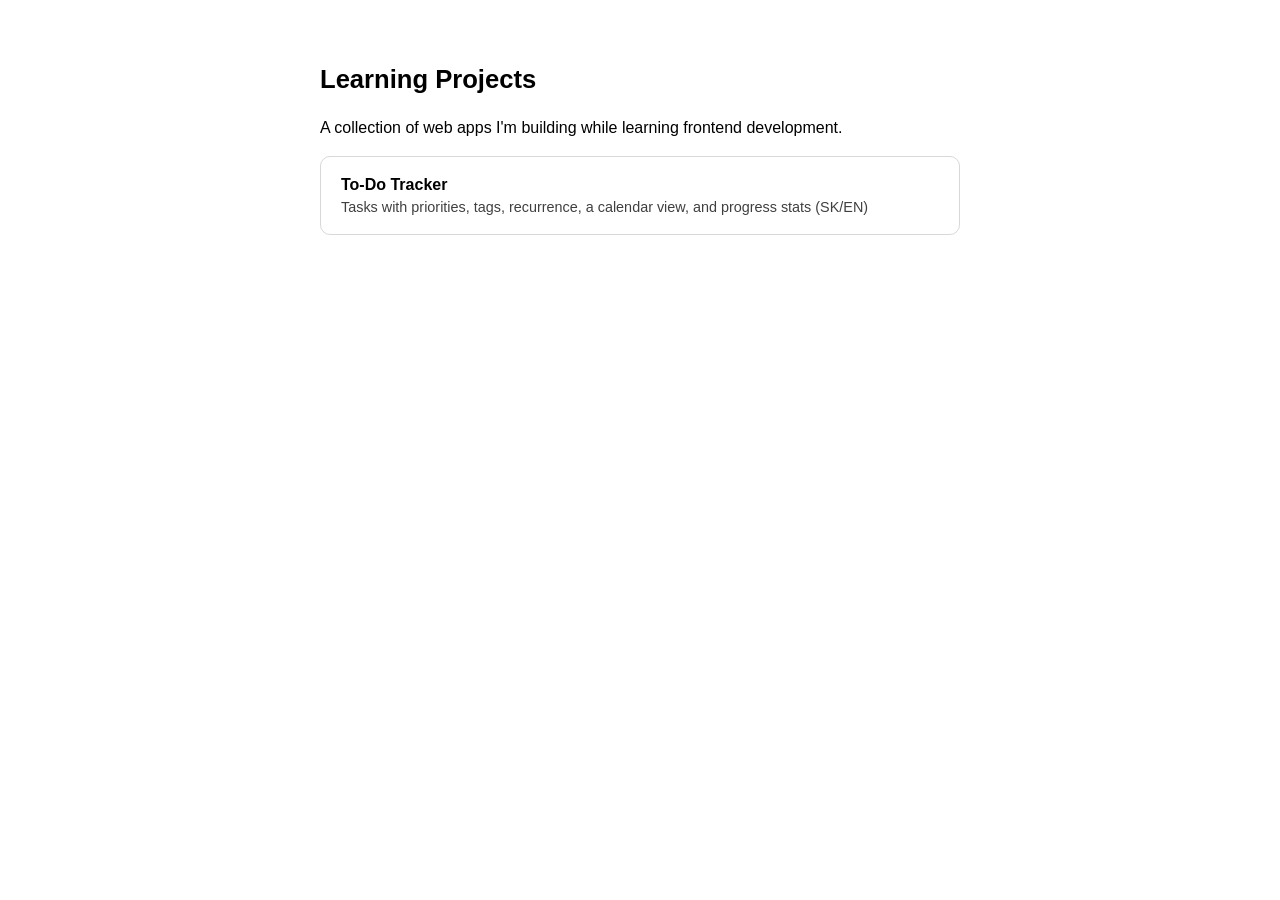
<file: index.html>
<!DOCTYPE html>
<html lang="en">
<head>
<meta charset="UTF-8">
<meta name="viewport" content="width=device-width, initial-scale=1.0">
<title>Learning Projects</title>
<style>
  :root { color-scheme: light dark; }
  body {
    font-family: -apple-system, BlinkMacSystemFont, "Segoe UI", Roboto, sans-serif;
    max-width: 640px;
    margin: 60px auto;
    padding: 0 20px;
    line-height: 1.5;
  }
  h1 { font-size: 1.6rem; }
  ul { list-style: none; padding: 0; }
  li { margin: 12px 0; }
  a.project-link {
    display: block;
    padding: 16px 20px;
    border: 1px solid rgba(127,127,127,0.3);
    border-radius: 10px;
    text-decoration: none;
    color: inherit;
  }
  a.project-link:hover { border-color: #4caf82; }
  .project-title { font-weight: 600; }
  .project-desc { font-size: 0.9rem; opacity: 0.75; }
</style>
</head>
<body>
  <h1>Learning Projects</h1>
  <p>A collection of web apps I'm building while learning frontend development.</p>
  <ul>
    <li>
      <a class="project-link" href="./todo-tracker/html/index.html">
        <div class="project-title">To-Do Tracker</div>
        <div class="project-desc">Tasks with priorities, tags, recurrence, a calendar view, and progress stats (SK/EN)</div>
      </a>
    </li>
  </ul>
</body>
</html>
</file>
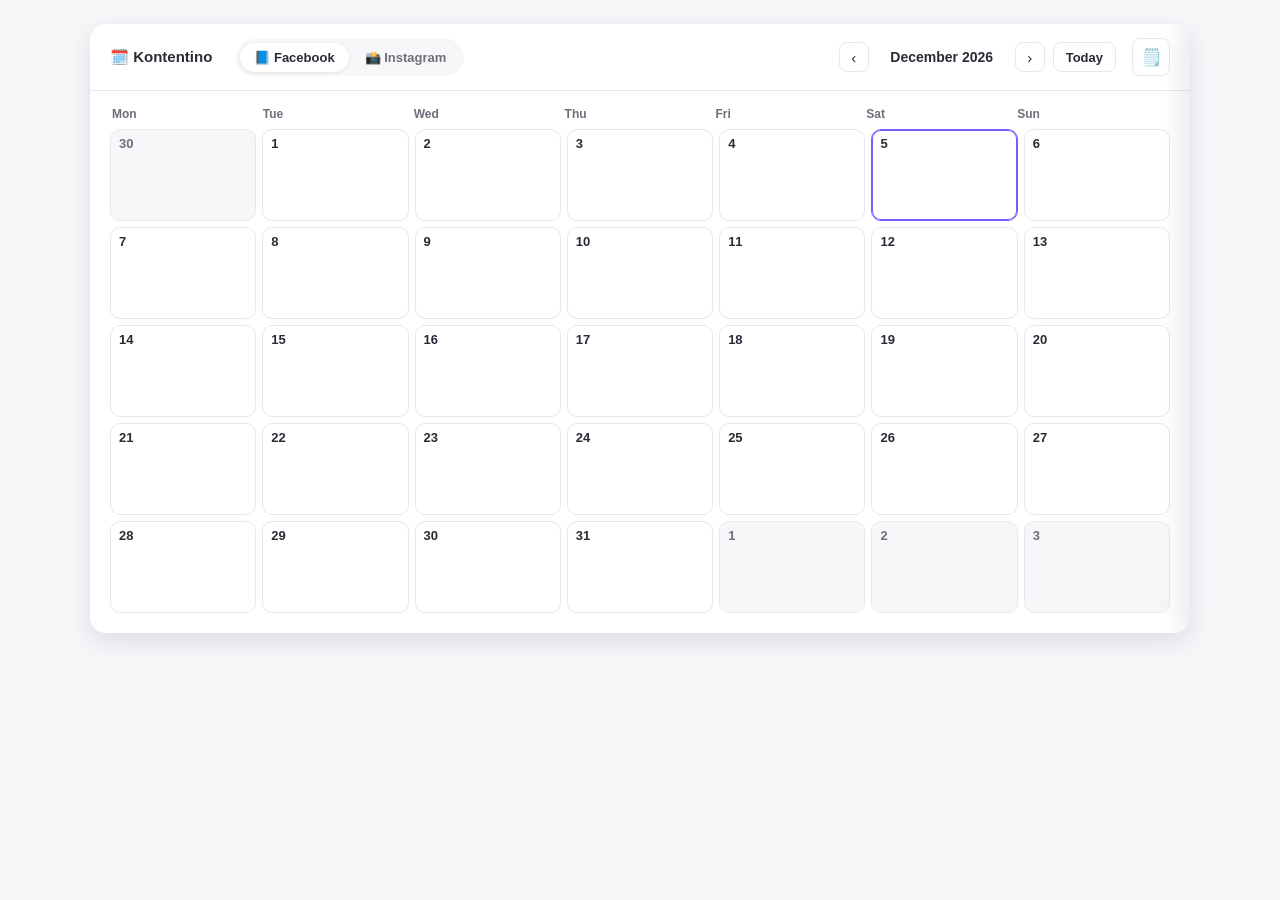
<file: notes-kontentino/html/index.html>
<!DOCTYPE html>
<html lang="en">
<head>
<meta charset="UTF-8" />
<meta name="viewport" content="width=device-width, initial-scale=1.0" />
<title>Kontentino – Personal Notes prototype</title>
<link rel="stylesheet" href="../css/style.css">
</head>
<body>

<div class="app">
  <header class="topbar">
    <div class="brand">🗓️ Kontentino</div>
    <div class="profile-selector" id="profileSelector">
      <button class="profile-btn active" data-profile="fb">📘 Facebook</button>
      <button class="profile-btn" data-profile="ig">📸 Instagram</button>
    </div>
    <div class="calendar-nav">
      <button id="prevMonth">‹</button>
      <span id="monthLabel"></span>
      <button id="nextMonth">›</button>
      <button id="todayBtn">Today</button>
    </div>
    <button class="notes-icon-btn" id="notesToggle" title="My notes">
      🗒️<span class="badge hidden" id="notesBadge">0</span>
    </button>
  </header>

  <main class="calendar-wrap">
    <div class="weekdays">
      <div>Mon</div><div>Tue</div><div>Wed</div><div>Thu</div><div>Fri</div><div>Sat</div><div>Sun</div>
    </div>
    <div class="calendar-grid" id="calendarGrid"></div>
  </main>

  <div class="overlay hidden" id="overlay"></div>

  <aside class="notes-panel" id="notesPanel">
    <div class="notes-header">
      <div>
        <h3>My notes</h3>
        <span class="lock">🔒 private, just for you</span>
      </div>
      <button id="closeNotes">✕</button>
    </div>

    <div class="sort-row">
      <label for="sortMode">Sort</label>
      <select id="sortMode">
        <option value="newest">Newest first</option>
        <option value="oldest">Oldest first</option>
      </select>
    </div>

    <div class="new-note">
      <div class="note-input-box">
        <textarea id="noteInput" placeholder="e.g. edit this post, prepare new photos…"></textarea>
        <div class="note-input-toolbar" id="noteToolbar">
          <button type="button" id="emojiToggle" class="input-icon-btn" title="Emoji">🙂</button>
          <div class="emoji-picker hidden" id="emojiPicker"></div>
        </div>
      </div>
      <div class="link-row">
        <label>
          <input type="checkbox" id="linkToDay" />
          link to selected day
        </label>
        <span id="linkedDayLabel"></span>
      </div>
      <button id="addNoteBtn">+ Add note</button>
    </div>

    <div class="notes-list-wrap">
      <div class="notes-list-fade" id="notesListFade"></div>
      <ul class="notes-list" id="notesList"></ul>
    </div>
  </aside>
</div>

<script src="../js/script.js"></script>
</body>
</html>
</file>
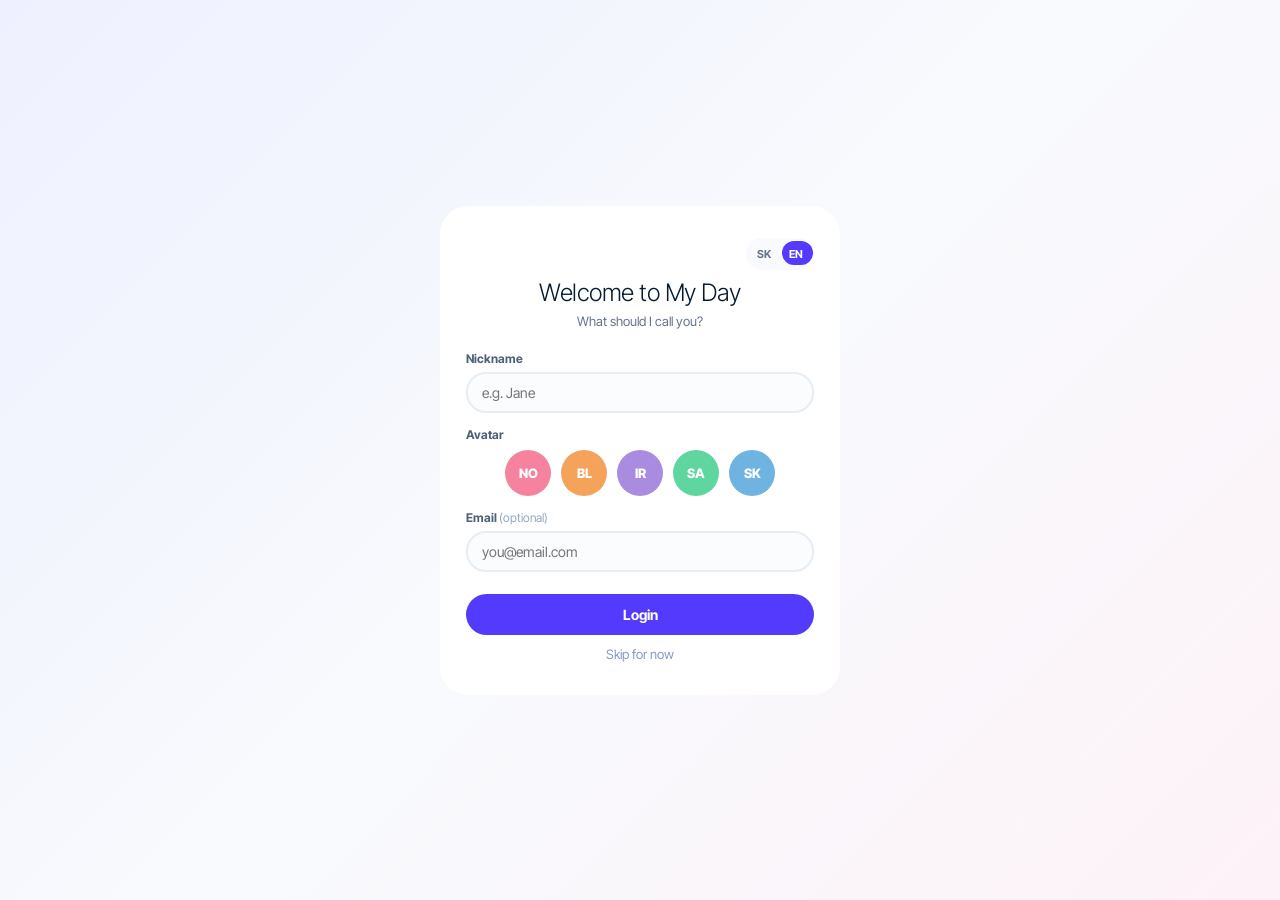
<file: todo-tracker/html/index.html>
<!DOCTYPE html>
<html lang="sk">
<head>
<meta charset="UTF-8">
<meta name="viewport" content="width=device-width, initial-scale=1.0">
<title>My Day</title>
<link rel="icon" type="image/svg+xml" href="favicon.svg">
<link rel="manifest" href="manifest.json">
<link rel="apple-touch-icon" href="apple-touch-icon.png">
<meta name="theme-color" content="#533afd">
<meta name="mobile-web-app-capable" content="yes">
<meta name="apple-mobile-web-app-capable" content="yes">
<meta name="apple-mobile-web-app-status-bar-style" content="default">
<meta name="apple-mobile-web-app-title" content="My Day">
<link rel="preconnect" href="https://fonts.googleapis.com">
<link rel="preconnect" href="https://fonts.gstatic.com" crossorigin>
<link href="https://fonts.googleapis.com/css2?family=Inter+Tight:wght@300;400;500;600;700&display=swap" rel="stylesheet">
<link rel="stylesheet" href="../css/style.css">
</head>
<body>

<!-- Uvítacia obrazovka - zobrazí sa vždy pri otvorení appky -->
<div class="welcome-overlay" id="welcomeOverlay">
  <div class="welcome-card">
    <div class="lang-toggle lang-toggle-welcome">
      <button type="button" class="lang-btn" data-lang="sk">SK</button>
      <button type="button" class="lang-btn active" data-lang="en">EN</button>
    </div>
    <div class="welcome-avatar-preview empty" id="welcomeAvatarPreview"></div>
    <h2 data-i18n="welcomeTitle">Vitaj v aplikácii Môj deň</h2>
    <p data-i18n="welcomeSubtitle">Ako ťa mám volať?</p>

    <div class="recent-logins" id="recentLoginsBox" style="display:none;">
      <div class="recent-logins-label" data-i18n="recentLogins">Posledné prihlásenia</div>
      <div class="recent-logins-list" id="recentLoginsList"></div>
    </div>

    <div class="field-label" data-i18n="fieldNickname">Prezývka</div>
    <input type="text" class="text-field" id="welcomeNickname" data-i18n-placeholder="nicknamePlaceholder" placeholder="napr. Janka">

    <div class="field-label" data-i18n="fieldAvatar">Postavička</div>
    <div class="avatar-options" id="welcomeAvatarOptions"></div>

    <div class="field-label"><span data-i18n="fieldEmail">Email</span> <span class="optional-tag" data-i18n="optionalTag">(voliteľné)</span></div>
    <input type="email" class="text-field" id="welcomeEmail" data-i18n-placeholder="emailPlaceholder" placeholder="tvoj@email.sk">

    <button class="primary-btn" id="welcomeContinueBtn" data-i18n="continueBtn">Pokračovať</button>
    <button class="text-link-btn" id="welcomeSkipBtn" data-i18n="skipBtn">Preskočiť zatiaľ</button>
  </div>
</div>

<div class="app">
  <div class="top-bar">
    <div class="top-bar-profile">
      <div class="top-bar-avatar" id="topBarAvatar">TY</div>
      <div class="top-bar-greeting"><span data-i18n="greetingHi">Ahoj</span><strong id="topBarName">Ty</strong></div>
    </div>
    <div class="lang-toggle" id="langToggle">
      <button type="button" class="lang-btn active" data-lang="sk">SK</button>
      <button type="button" class="lang-btn" data-lang="en">EN</button>
    </div>
    <div class="burger-wrap">
      <button class="burger-btn" id="burgerBtn"><span></span><span></span><span></span></button>
      <div class="burger-menu" id="burgerMenu">
        <button type="button" class="burger-menu-item" id="menuProfileBtn" data-i18n="menuMyProfile">Môj profil</button>
        <button type="button" class="burger-menu-item" id="menuLogoutBtn" data-i18n="menuLogout">Odhlásiť sa</button>
      </div>
    </div>
  </div>

  <h1 data-i18n="appTitle">Môj deň</h1>

  <div class="tabs">
    <button class="tab-btn active" data-tab="calendar" data-i18n="tabCalendar">Kalendár</button>
    <button class="tab-btn" data-tab="list" data-i18n="tabList">Zoznam</button>
    <button class="tab-btn" data-tab="badges" data-i18n="tabBadges">Prehľad</button>
  </div>

  <div class="view active" id="view-calendar">
    <div class="cal-header">
      <button id="prevMonth">‹</button>
      <span id="calMonthLabel"></span>
      <button id="nextMonth">›</button>
    </div>
    <div class="cal-grid" id="calGrid"></div>
    <div class="cal-legend">
      <span><span class="legend-dot" style="background:#a8e6c9;"></span><span data-i18n="calLegendFull">Celý deň splnený</span></span>
      <span><span class="legend-dot" style="background:#e8e9ff;"></span><span data-i18n="calLegendPartial">Čiastočne splnený</span></span>
    </div>

    <div class="cal-day-preview" id="calDayPreview">
      <div class="cal-day-preview-header">
        <div class="cal-day-preview-label" id="calDayPreviewLabel"></div>
        <button type="button" class="cal-day-add-btn" id="calDayAddBtn" data-i18n="calAddTask">+ Pridať úlohu</button>
      </div>
      <ul class="cal-day-preview-list" id="calDayPreviewList"></ul>
    </div>
  </div>

  <div class="view" id="view-list">
    <button type="button" class="create-new-toggle" id="createNewToggle">+ Vytvoriť novú</button>

    <div class="create-new-box" id="createNewBox">
     <div class="create-new-inner">
      <div class="input-row">
        <input type="text" id="taskInput" data-i18n-placeholder="taskInputPlaceholder" placeholder="Napíš novú úlohu...">
        <button type="button" class="mic-btn" id="micBtn" data-i18n-title="micTitle" title="Hlasové pridanie úlohy">
          <svg viewBox="0 0 24 24"><path d="M12 15a3 3 0 0 0 3-3V6a3 3 0 0 0-6 0v6a3 3 0 0 0 3 3z"/><path d="M19 11a7 7 0 0 1-14 0"/><line x1="12" y1="18" x2="12" y2="22"/></svg>
        </button>
        <input type="date" id="dateInput">
      </div>

      <button type="button" class="more-options-toggle" id="moreOptionsToggle">+ Priorita, kategória, poznámka</button>

      <div class="more-options" id="moreOptionsBox">
        <div class="more-options-row">
          <select class="priority-select" id="prioritySelect">
            <option value="low" data-i18n="priorityLow">Nízka priorita</option>
            <option value="medium" selected data-i18n="priorityMedium">Stredná priorita</option>
            <option value="high" data-i18n="priorityHigh">Vysoká priorita</option>
          </select>
          <select class="category-select" id="categorySelect">
            <option value="" data-i18n="categoryPlaceholder">Bez kategórie</option>
            <option value="work" data-i18n="categoryWork">💼 Práca</option>
            <option value="household" data-i18n="categoryHousehold">🏠 Domácnosť</option>
            <option value="health" data-i18n="categoryHealth">❤️ Zdravie</option>
            <option value="family" data-i18n="categoryFamily">👨‍👩‍👧 Rodina</option>
            <option value="personal" data-i18n="categoryPersonal">🧘 Osobné</option>
            <option value="finance" data-i18n="categoryFinance">💰 Financie</option>
            <option value="shopping" data-i18n="categoryShopping">🛒 Nákupy</option>
          </select>
        </div>
        <textarea class="notes-textarea" id="notesInput" data-i18n-placeholder="notesPlaceholder" placeholder="Poznámka k úlohe (voliteľné)"></textarea>
      </div>

      <div class="recurrence-row">
        <select class="recurrence-select" id="recurrenceSelect">
          <option value="none" data-i18n="recurrenceNone">Bez opakovania</option>
          <option value="daily" data-i18n="recurrenceDaily">Každý deň</option>
          <option value="weekly" data-i18n="recurrenceWeekly">Raz týždenne (rovnaký deň)</option>
          <option value="custom" data-i18n="recurrenceCustom">Vlastné dni</option>
        </select>
      </div>

      <div class="custom-days-row" id="customDaysRow">
        <button type="button" class="day-chip" data-day="1" data-i18n="dayMon">Po</button>
        <button type="button" class="day-chip" data-day="2" data-i18n="dayTue">Ut</button>
        <button type="button" class="day-chip" data-day="3" data-i18n="dayWed">St</button>
        <button type="button" class="day-chip" data-day="4" data-i18n="dayThu">Št</button>
        <button type="button" class="day-chip" data-day="5" data-i18n="dayFri">Pi</button>
        <button type="button" class="day-chip" data-day="6" data-i18n="daySat">So</button>
        <button type="button" class="day-chip" data-day="0" data-i18n="daySun">Ne</button>
      </div>

      <button id="addBtn" data-i18n="addBtn">Pridať</button>

      <div class="quick-suggestions" id="quickSuggestions"></div>

      <div class="custom-chip-form" id="customChipForm">
        <div class="custom-chip-form-row">
          <input type="text" class="subtask-add-input" id="customChipInput" data-i18n-placeholder="customChipPlaceholder" placeholder="napr. Zalej kvety">
          <select class="edit-priority-select" id="customChipPrioritySelect">
            <option value="low" data-i18n="priorityLow">Nízka priorita</option>
            <option value="medium" selected data-i18n="priorityMedium">Stredná priorita</option>
            <option value="high" data-i18n="priorityHigh">Vysoká priorita</option>
          </select>
        </div>
        <div class="custom-chip-form-actions">
          <button type="button" class="edit-cancel-btn" id="customChipCancelBtn" data-i18n="cancelBtn">Zrušiť</button>
          <button type="button" class="custom-chip-save-btn" id="customChipSaveBtn" data-i18n="subtaskAdd">Pridať</button>
        </div>
      </div>
     </div>
    </div>

    <div class="search-row">
      <input type="text" class="search-input" id="searchInput" data-i18n-placeholder="searchPlaceholder" placeholder="Hľadať v úlohách...">
    </div>

    <div class="day-nav" id="dayNav">
      <button type="button" id="prevDayBtn" data-i18n-arialabel="prevDay" aria-label="Predchádzajúci deň">‹</button>
      <span id="dayNavLabel">Dnes</span>
      <button type="button" id="nextDayBtn" data-i18n-arialabel="nextDay" aria-label="Nasledujúci deň">›</button>
    </div>

    <div class="filters-row">
      <div class="filters">
        <button class="filter-btn active" data-filter="all" data-i18n="filterAll">Všetky</button>
        <button class="filter-btn" data-filter="active" data-i18n="filterActive">Aktívne</button>
        <button class="filter-btn" data-filter="done" data-i18n="filterDone">Hotové</button>
      </div>

      <div class="advanced-filter-wrap">
        <button type="button" class="advanced-filter-btn" id="advancedFilterBtn" data-i18n-title="advancedFilterTitle" title="Ďalšie filtre">
          <svg viewBox="0 0 16 16" fill="currentColor"><path d="M1.5 1.5A.5.5 0 0 1 2 1h12a.5.5 0 0 1 .5.5v2a.5.5 0 0 1-.128.334L10 8.692V13.5a.5.5 0 0 1-.342.474l-3 1A.5.5 0 0 1 6 14.5V8.692L1.628 3.834A.5.5 0 0 1 1.5 3.5v-2z"/></svg>
          <span class="filter-badge" id="filterBadgeCount" style="display:none;"></span>
        </button>

        <div class="advanced-filter-menu" id="advancedFilterMenu">
          <div class="filter-section-title" data-i18n="filterSortLabel">Zoradenie</div>
          <div class="filter-sort-options" id="filterSortOptions">
            <button type="button" class="filter-sort-btn" data-sort="newest" data-i18n="sortNewest">Najnovšie</button>
            <button type="button" class="filter-sort-btn" data-sort="oldest" data-i18n="sortOldest">Najstaršie</button>
          </div>

          <div class="filter-section-title" data-i18n="filterPriorityLabel">Priorita</div>
          <div class="filter-checkbox-list" id="filterPriorityOptions">
            <label class="filter-checkbox-row"><input type="checkbox" value="high"><span data-i18n="priorityHigh">Vysoká priorita</span></label>
            <label class="filter-checkbox-row"><input type="checkbox" value="medium"><span data-i18n="priorityMedium">Stredná priorita</span></label>
            <label class="filter-checkbox-row"><input type="checkbox" value="low"><span data-i18n="priorityLow">Nízka priorita</span></label>
          </div>

          <div class="filter-section-title" data-i18n="filterCategoryLabel">Kategória</div>
          <div class="filter-checkbox-list" id="filterCategoryOptions">
            <label class="filter-checkbox-row"><input type="checkbox" value="work"><span data-i18n="categoryWork">💼 Práca</span></label>
            <label class="filter-checkbox-row"><input type="checkbox" value="household"><span data-i18n="categoryHousehold">🏠 Domácnosť</span></label>
            <label class="filter-checkbox-row"><input type="checkbox" value="health"><span data-i18n="categoryHealth">❤️ Zdravie</span></label>
            <label class="filter-checkbox-row"><input type="checkbox" value="family"><span data-i18n="categoryFamily">👨‍👩‍👧 Rodina</span></label>
            <label class="filter-checkbox-row"><input type="checkbox" value="personal"><span data-i18n="categoryPersonal">🧘 Osobné</span></label>
            <label class="filter-checkbox-row"><input type="checkbox" value="finance"><span data-i18n="categoryFinance">💰 Financie</span></label>
            <label class="filter-checkbox-row"><input type="checkbox" value="shopping"><span data-i18n="categoryShopping">🛒 Nákupy</span></label>
          </div>

          <button type="button" class="filter-clear-btn" id="filterClearBtn" data-i18n="clearFiltersBtn">Zrušiť filtre</button>
        </div>
      </div>
    </div>

    <div class="bulk-actions">
      <button type="button" class="bulk-btn" id="bulkAllBtn" data-i18n="bulkAllBtn">Všetky</button>
      <span class="bulk-divider">/</span>
      <button type="button" class="bulk-btn" id="bulkNoneBtn" data-i18n="bulkNoneBtn">Žiadne</button>
    </div>

    <ul id="taskList"></ul>

    <div class="stats" id="stats"></div>
  </div>

  <div class="view" id="view-badges">
    <div class="overview-hero">
      <svg class="hero-rings" viewBox="0 0 96 96">
        <circle class="ring-track" cx="48" cy="48" r="42" stroke="#d7f5e6" />
        <circle class="ring-progress" id="ringToday" cx="48" cy="48" r="42" stroke="#2ecc82" />
        <circle class="ring-track" cx="48" cy="48" r="30" stroke="#ffe9d6" />
        <circle class="ring-progress" id="ringStreak" cx="48" cy="48" r="30" stroke="#ff8a3d" />
        <circle class="ring-track" cx="48" cy="48" r="18" stroke="#efeafd" />
        <circle class="ring-progress" id="ringTotal" cx="48" cy="48" r="18" stroke="#7c3aed" />
      </svg>
      <div class="hero-stats">
        <div class="hero-stat-row">
          <span class="hero-dot" style="background:#2ecc82;"></span>
          <span data-i18n="ringsToday">Dnešné úlohy</span>
          <span class="hero-stat-value" id="legendToday">0/0</span>
        </div>
        <div class="hero-stat-row">
          <span class="hero-dot" style="background:#ff8a3d;"></span>
          <span data-i18n="ringsStreak">Séria dní v rade</span>
          <span class="hero-stat-value" id="legendStreak">0</span>
        </div>
        <div class="hero-stat-row">
          <span class="hero-dot" style="background:#7c3aed;"></span>
          <span data-i18n="ringsTotal">Splnené spolu</span>
          <span class="hero-stat-value" id="legendTotal">0</span>
        </div>
      </div>
    </div>
    <p class="rings-note" data-i18n="ringsNote">Séria dní v rade = koľko dní po sebe máš úplne všetky úlohy splnené.</p>

    <div class="success-stats">
      <div class="success-card">
        <div class="success-value" id="weeklySuccessValue">–</div>
        <div class="success-label" data-i18n="successWeekly">Úspešnosť za týždeň</div>
      </div>
      <div class="success-card">
        <div class="success-value" id="monthlySuccessValue">–</div>
        <div class="success-label" data-i18n="successMonthly">Úspešnosť za mesiac</div>
      </div>
    </div>

    <div class="badge-path">
      <div class="badge-path-label" data-i18n="ringsStreak">Séria dní v rade</div>
      <div class="badge-path-track" id="badgeTrackStreak"></div>
    </div>
    <div class="badge-path">
      <div class="badge-path-label" data-i18n="ringsTotal">Splnené spolu</div>
      <div class="badge-path-track" id="badgeTrackTotal"></div>
    </div>

    <div class="heatmap-section">
      <div class="heatmap-title" data-i18n="heatmapTitle">Aktivita za posledných 14 dní</div>
      <div class="heatmap-subtitle" data-i18n="heatmapSubtitle">Výška stĺpca = koľko % úloh si v ten deň splnila.</div>

      <div class="activity-chart" id="activityChart"></div>
      <div class="activity-labels" id="activityLabels"></div>

      <div class="heatmap-legend">
        <span data-i18n="heatmapLess">menej</span>
        <span class="activity-bar" style="height:12px;"></span>
        <span class="activity-bar level-1" style="height:12px;"></span>
        <span class="activity-bar level-2" style="height:12px;"></span>
        <span class="activity-bar level-3" style="height:12px;"></span>
        <span data-i18n="heatmapMore">viac</span>
      </div>
    </div>
  </div>
</div>

<!-- Settings panel - otvára sa cez burger menu -->
<div class="settings-overlay" id="settingsOverlay">
  <div class="settings-panel">
    <div class="settings-header">
      <h3 data-i18n="settingsTitle">Nastavenia profilu</h3>
      <button class="close-btn" id="settingsCloseBtn">✕</button>
    </div>

    <div class="welcome-avatar-preview" id="settingsAvatarPreview" style="margin-top: 14px;">TY</div>

    <div class="field-label" data-i18n="fieldNickname">Prezývka</div>
    <input type="text" class="text-field" id="settingsNickname" data-i18n-placeholder="nicknamePlaceholder" placeholder="napr. Janka">

    <div class="field-label" data-i18n="fieldAvatar">Postavička</div>
    <div class="avatar-options" id="settingsAvatarOptions"></div>

    <div class="field-label"><span data-i18n="fieldBirthday">Dátum narodenia</span> <span class="optional-tag" data-i18n="optionalTag">(voliteľné)</span></div>
    <input type="date" class="text-field" id="settingsBirthday">

    <div class="field-label"><span data-i18n="fieldGender">Pohlavie</span> <span class="optional-tag" data-i18n="optionalTag">(voliteľné)</span></div>
    <div class="gender-options" id="settingsGenderOptions">
      <button type="button" class="gender-btn" data-gender="male" data-i18n="genderMale">Muž</button>
      <button type="button" class="gender-btn" data-gender="female" data-i18n="genderFemale">Žena</button>
    </div>

    <div class="field-label"><span data-i18n="fieldEmail">Email</span> <span class="optional-tag" data-i18n="optionalTag">(voliteľné)</span></div>
    <input type="email" class="text-field" id="settingsEmail" data-i18n-placeholder="emailPlaceholder" placeholder="tvoj@email.sk">

    <button class="primary-btn" id="settingsSaveBtn" data-i18n="settingsSave">Uložiť</button>
  </div>
</div>

<div id="toastContainer"></div>

<!-- Mini animácia pri opätovnom prihlásení už známeho profilu -->
<div class="welcome-back-banner" id="welcomeBackBanner">
  <div class="welcome-back-card">
    <div class="welcome-back-avatar" id="welcomeBackAvatar"></div>
    <div class="welcome-back-text" id="welcomeBackText"></div>
  </div>
</div>

<script src="../js/script.js"></script>

</body>
</html>
</file>
<file: notes-kontentino/css/style.css>
:root{
  --purple:#7C5CFC;
  --purple-light:#F1EEFF;
  --blue:#2146EC;
  --teal:#2DB5A3;
  --teal-light:#E3F7F3;
  --green:#3AA76D;
  --green-light:#E7F6EE;
  --gray-bg:#F7F7FA;
  --gray-border:#E7E7EE;
  --text:#2B2B36;
  --text-muted:#6E6E7C;
  --white:#fff;
  --radius:10px;
  --shadow:0 8px 24px rgba(30,20,60,0.12);
}
*{box-sizing:border-box;}
:focus-visible{
  outline:2px solid var(--purple);
  outline-offset:2px;
}
body{
  margin:0;
  font-family:-apple-system,BlinkMacSystemFont,"Segoe UI",Roboto,Helvetica,Arial,sans-serif;
  background:var(--gray-bg);
  color:var(--text);
}
.app{
  max-width:1100px;
  margin:24px auto;
  background:var(--white);
  border-radius:16px;
  box-shadow:var(--shadow);
  overflow:hidden;
  position:relative;
}

/* ---------- Top bar ---------- */
.topbar{
  display:flex;
  align-items:center;
  gap:16px;
  padding:14px 20px;
  border-bottom:1px solid var(--gray-border);
  flex-wrap:wrap;
}
.brand{
  font-weight:700;
  font-size:15px;
  display:flex;
  align-items:center;
  gap:6px;
  margin-right:8px;
}
.profile-selector{
  display:flex;
  background:var(--gray-bg);
  border-radius:999px;
  padding:4px;
  gap:2px;
}
.profile-btn{
  border:none;
  background:transparent;
  padding:7px 14px;
  border-radius:999px;
  font-size:13px;
  font-weight:600;
  color:var(--text-muted);
  cursor:pointer;
  display:flex;
  align-items:center;
  gap:6px;
  transition:.15s;
}
.profile-btn.active{
  background:var(--white);
  color:var(--text);
  box-shadow:0 1px 4px rgba(0,0,0,0.08);
}
.calendar-nav{
  display:flex;
  align-items:center;
  gap:8px;
  margin-left:auto;
  font-size:14px;
}
.calendar-nav button{
  border:1px solid var(--gray-border);
  background:var(--white);
  border-radius:8px;
  width:30px;
  height:30px;
  cursor:pointer;
  font-size:15px;
  color:var(--text);
}
.calendar-nav button:hover{background:var(--gray-bg);}
#todayBtn{
  width:auto;
  padding:0 12px;
  font-weight:600;
  font-size:13px;
}
#monthLabel{
  font-weight:700;
  min-width:130px;
  text-align:center;
}

.notes-icon-btn{
  position:relative;
  border:1px solid var(--gray-border);
  background:var(--white);
  border-radius:8px;
  width:38px;
  height:38px;
  font-size:17px;
  cursor:pointer;
  display:flex;
  align-items:center;
  justify-content:center;
}
.notes-icon-btn:hover{background:var(--purple-light);}
.notes-icon-btn.panel-open{
  background:var(--purple);
  color:var(--white);
}
.badge{
  position:absolute;
  top:-5px;
  right:-5px;
  background:#F0505A;
  color:#fff;
  font-size:10px;
  font-weight:700;
  min-width:16px;
  height:16px;
  border-radius:999px;
  display:flex;
  align-items:center;
  justify-content:center;
  padding:0 3px;
}
.badge.hidden{display:none;}

/* ---------- Calendar ---------- */
.calendar-wrap{padding:16px 20px 20px;}
.weekdays{
  display:grid;
  grid-template-columns:repeat(7,1fr);
  font-size:12px;
  font-weight:600;
  color:var(--text-muted);
  padding:0 2px 8px;
}
.calendar-grid{
  display:grid;
  grid-template-columns:repeat(7,1fr);
  gap:6px;
}
.day-cell{
  min-height:92px;
  border:1px solid var(--gray-border);
  border-radius:10px;
  padding:6px 8px;
  cursor:pointer;
  position:relative;
  transition:.12s;
  background:var(--white);
}
.day-cell:hover{border-color:var(--purple);}
.day-cell.other-month{
  background:var(--gray-bg);
  color:var(--text-muted);
}
.day-cell.today{
  border-color:var(--purple);
  box-shadow:inset 0 0 0 1px var(--purple);
}
.day-cell.selected{
  background:var(--purple-light);
  border-color:var(--purple);
}
.day-num{
  font-size:13px;
  font-weight:700;
}
.day-cell.other-month .day-num{color:var(--text-muted);}

.post-chip{
  margin-top:6px;
  font-size:10.5px;
  font-weight:600;
  padding:3px 6px;
  border-radius:6px;
  display:block;
  white-space:nowrap;
  overflow:hidden;
  text-overflow:ellipsis;
}
.post-chip.scheduled{background:var(--teal-light);color:var(--teal);}
.post-chip.posted{background:var(--green-light);color:var(--green);}
.post-chip.approved{background:var(--purple-light);color:var(--purple);}

.note-dot{
  position:absolute;
  top:8px;
  right:8px;
  width:7px;
  height:7px;
  border-radius:999px;
  background:#F0505A;
  cursor:pointer;
}
.note-dot:hover{transform:scale(1.6);}

/* ---------- Notes panel ---------- */
.overlay{
  position:absolute;
  inset:0;
  background:rgba(20,15,40,0.15);
  z-index:5;
}
.overlay.hidden{display:none;}

.notes-panel{
  position:absolute;
  top:0;
  right:0;
  height:100%;
  width:320px;
  background:var(--white);
  border-left:1px solid var(--gray-border);
  box-shadow:-8px 0 24px rgba(30,20,60,0.10);
  transform:translateX(100%);
  transition:transform .22s ease;
  z-index:10;
  display:flex;
  flex-direction:column;
}
.notes-panel.open{transform:translateX(0);}

.notes-header{
  display:flex;
  align-items:center;
  justify-content:space-between;
  padding:16px 18px;
  border-bottom:1px solid var(--gray-border);
}
.notes-header h3{
  margin:0;
  font-size:15px;
}
.lock{
  display:block;
  font-size:11px;
  font-weight:400;
  color:var(--text-muted);
  margin-top:2px;
}
#closeNotes{
  border:none;
  background:transparent;
  font-size:16px;
  cursor:pointer;
  color:var(--text-muted);
}

.sort-row{
  display:flex;
  align-items:center;
  justify-content:flex-end;
  gap:6px;
  padding:8px 18px;
  border-bottom:1px solid var(--gray-border);
  font-size:12px;
  color:var(--text-muted);
}
.sort-row select{
  border:1px solid var(--gray-border);
  border-radius:6px;
  padding:3px 6px;
  font-size:12px;
  font-family:inherit;
  color:var(--text);
  background:var(--white);
  cursor:pointer;
}

.new-note{
  padding:14px 18px;
  border-bottom:1px solid var(--gray-border);
}
.note-input-box{
  border:1px solid var(--gray-border);
  border-radius:8px;
}
.note-input-box:focus-within{
  border-color:var(--purple);
  box-shadow:0 0 0 3px var(--purple-light);
}
.note-input-box textarea{
  display:block;
  width:100%;
  min-height:56px;
  border:none;
  border-radius:8px 8px 0 0;
  padding:8px 10px;
  font-size:13px;
  font-family:inherit;
  resize:vertical;
  outline:none;
}
.note-input-toolbar{
  position:relative;
  display:flex;
  align-items:center;
  gap:2px;
  padding:0 6px 6px;
}
.input-icon-btn{
  display:flex;
  align-items:center;
  justify-content:center;
  border:none;
  background:transparent;
  font-size:15px;
  line-height:1;
  cursor:pointer;
  padding:5px;
  border-radius:6px;
  color:var(--text-muted);
}
.input-icon-btn svg{width:15px;height:15px;}
.input-icon-btn:hover:not(:disabled){background:var(--gray-bg); color:var(--purple);}
.input-icon-btn:disabled{opacity:.35; cursor:default;}
.emoji-picker{
  position:absolute;
  top:100%;
  left:0;
  margin-top:4px;
  width:224px;
  max-height:260px;
  overflow-y:auto;
  background:var(--white);
  border:1px solid var(--purple);
  border-radius:8px;
  box-shadow:var(--shadow);
  padding:8px;
  z-index:30;
}
.emoji-picker.hidden{display:none;}
.emoji-picker.flip-up{
  top:auto;
  bottom:100%;
  margin-top:0;
  margin-bottom:4px;
}
.emoji-search{
  width:100%;
  border:1px solid var(--gray-border);
  border-radius:6px;
  padding:5px 8px;
  font-size:12px;
  font-family:inherit;
  margin-bottom:6px;
  position:sticky;
  top:0;
  background:var(--white);
}
.emoji-section-label{
  font-size:11px;
  font-weight:600;
  color:var(--text-muted);
  margin:6px 2px 4px;
}
.emoji-grid{
  display:grid;
  grid-template-columns:repeat(6,1fr);
  gap:2px;
}
.emoji-grid button{
  border:none;
  background:transparent;
  font-size:16px;
  line-height:1;
  cursor:pointer;
  border-radius:6px;
  padding:5px;
}
.emoji-grid button:hover{background:var(--gray-bg);}
.emoji-empty{
  font-size:12px;
  color:var(--text-muted);
  text-align:center;
  padding:10px 0;
}

.link-row{
  margin-top:8px;
  font-size:12px;
  color:var(--text-muted);
  display:flex;
  align-items:center;
  gap:6px;
}
.link-row #linkedDayLabel{
  font-weight:600;
  color:var(--purple);
}
#addNoteBtn{
  margin-top:10px;
  width:100%;
  background:linear-gradient(135deg,#4F6BFF,#8B5CF6);
  color:#fff;
  border:none;
  border-radius:8px;
  padding:9px;
  font-weight:600;
  font-size:13px;
  cursor:pointer;
}
#addNoteBtn:hover{opacity:.9;}

.notes-list-wrap{
  position:relative;
  flex:1;
  min-height:0;
}
.notes-list-fade{
  position:absolute;
  top:0;
  left:0;
  right:0;
  height:20px;
  background:linear-gradient(to bottom, var(--white), rgba(255,255,255,0));
  pointer-events:none;
  opacity:0;
  transition:opacity .15s;
  z-index:5;
}
.notes-list-fade.visible{opacity:1;}
.notes-list{
  list-style:none;
  margin:0;
  padding:8px 10px;
  overflow-y:auto;
  height:100%;
}
.note-item{
  display:flex;
  align-items:flex-start;
  gap:8px;
  padding:10px 8px;
  border-radius:8px;
}
.note-item:hover{background:var(--gray-bg);}
.note-item.note-flash{animation:note-flash-anim 1.6s ease;}
@keyframes note-flash-anim{
  0%{background:var(--purple-light);}
  100%{background:transparent;}
}
.note-item input[type=checkbox]{
  margin-top:3px;
  accent-color:var(--purple);
  cursor:pointer;
}
.note-body{
  flex:1;
  min-width:0;
}
.note-text{
  font-size:13px;
  line-height:1.4;
  overflow-wrap:break-word;
  word-break:break-word;
  white-space:pre-wrap;
}
.note-item.done .note-text{
  text-decoration:line-through;
  color:var(--text-muted);
}
.note-link{
  color:var(--blue);
  text-decoration:underline;
  word-break:break-word;
}
.note-link:hover{opacity:.8;}
.note-text.clamped{
  display:-webkit-box;
  -webkit-line-clamp:4;
  -webkit-box-orient:vertical;
  overflow:hidden;
}
.note-toggle-text{
  display:block;
  margin-top:4px;
  border:none;
  background:transparent;
  color:var(--purple);
  font-size:12px;
  font-weight:600;
  cursor:pointer;
  padding:0;
}
.note-toggle-text:hover{text-decoration:underline;}
.note-day-chip{
  display:inline-block;
  margin-top:4px;
  font-size:11px;
  font-weight:600;
  color:var(--purple);
  background:var(--purple-light);
  padding:2px 6px;
  border-radius:999px;
}
.edit-day-current{
  display:flex;
  align-items:center;
  gap:8px;
  margin-top:6px;
}
.edit-day-current .note-day-chip{margin-top:0;}
.note-body > .note-day-chip:first-child{margin-top:0; margin-bottom:4px;}
.edit-remove-link-btn{
  border:none;
  background:transparent;
  color:var(--text-muted);
  font-size:11px;
  text-decoration:underline;
  cursor:pointer;
  padding:0;
}
.edit-remove-link-btn:hover{color:#F0505A;}
.note-actions{
  display:flex;
  flex-direction:row;
  gap:6px;
  flex-shrink:0;
}
.note-edit,
.note-delete{
  display:flex;
  border:none;
  background:transparent;
  color:var(--text-muted);
  cursor:pointer;
  padding:2px;
  line-height:1;
}
.note-edit svg,
.note-delete svg{
  width:15px;
  height:15px;
}
.note-edit:hover{color:var(--purple);}
.note-delete:hover{color:#F0505A;}

.note-edit-input-box{
  border:1px solid var(--purple);
  border-radius:8px;
}
.note-edit-input-box:focus-within{
  box-shadow:0 0 0 3px var(--purple-light);
}
.note-edit-input-box textarea{
  display:block;
  width:100%;
  min-height:48px;
  border:none;
  border-radius:8px 8px 0 0;
  padding:6px 8px;
  font-size:13px;
  font-family:inherit;
  resize:vertical;
  outline:none;
}
.note-edit-actions{
  display:flex;
  justify-content:flex-end;
  gap:8px;
  margin-top:6px;
}
.note-save-btn,
.note-cancel-btn{
  border:none;
  border-radius:6px;
  padding:5px 12px;
  font-size:12px;
  font-weight:600;
  cursor:pointer;
}
.note-save-btn{
  background:var(--blue);
  color:#fff;
}
.note-save-btn:hover{opacity:.9;}
.note-cancel-btn{
  background:var(--gray-bg);
  color:var(--text-muted);
}
.note-cancel-btn:hover{background:var(--gray-border);}
.note-delete-confirm{
  display:flex;
  align-items:center;
  gap:8px;
  margin-top:6px;
}
.note-delete-confirm-text{
  font-size:12px;
  color:var(--text-muted);
}
.note-confirm-delete-btn{
  border:none;
  border-radius:6px;
  padding:5px 12px;
  font-size:12px;
  font-weight:600;
  cursor:pointer;
  background:#F0505A;
  color:#fff;
}
.note-confirm-delete-btn:hover{opacity:.9;}
.empty-state{
  text-align:center;
  color:var(--text-muted);
  font-size:12.5px;
  padding:30px 20px;
}

@media (prefers-reduced-motion: reduce){
  *{
    animation-duration:0.01ms !important;
    animation-iteration-count:1 !important;
    transition-duration:0.01ms !important;
    scroll-behavior:auto !important;
  }
}
</file>
<file: todo-tracker/css/style.css>
* {
    box-sizing: border-box;
  }

  /* Formulárové prvky (button/input/select/textarea) si podľa predvoleného štýlu prehliadača
     NEdedia font zo `body` - bez tohto by sa vykresľovali v Arial namiesto Inter Tight, čo bolo
     vidno napr. pri porovnaní preddefinovaného quick-chip tlačidla (Arial) s vlastným pridaným
     nápadom, ktorého text je iba <span> (ten Inter Tight správne zdedil). */
  button, input, select, textarea {
    font-family: inherit;
  }

  /* Jemné, rýchle prechody na všetkých interaktívnych a kartových prvkoch.
     Zámerne krátke (120-180ms) a bez "odrazu", nech appka pôsobí plynulo, nie hravo-prehnane. */
  button, .quick-chip, .day-chip, .filter-btn, .tab-btn, .avatar-option,
  .badge-node, li.task, .cal-day, .success-card, .recent-login-item,
  .text-field, .search-input, .priority-select, .category-select, .notes-textarea,
  .recurrence-select {
    transition: background-color 0.15s ease, border-color 0.15s ease,
                color 0.15s ease, transform 0.12s ease, box-shadow 0.15s ease;
  }

  button {
    cursor: pointer;
  }

  button:active {
    transform: scale(0.96);
  }

  .quick-chip:hover, .day-chip:hover {
    transform: translateY(-1px);
  }

  .filter-btn:hover, .tab-btn:hover {
    transform: translateY(-1px);
  }

  li.task:hover {
    border-color: #c7d2e0;
  }

  /* Jemné zjavenie obsahu pri prepnutí záložky */
  .view.active {
    animation: viewFadeIn 0.22s ease;
  }

  @keyframes viewFadeIn {
    from { opacity: 0; transform: translateY(6px); }
    to   { opacity: 1; transform: translateY(0); }
  }

  /* Jemné zjavenie riadku úlohy pri vykreslení zoznamu */
  li.task {
    animation: taskFadeIn 0.2s ease;
  }

  @keyframes taskFadeIn {
    from { opacity: 0; transform: translateY(-3px); }
    to   { opacity: 1; transform: translateY(0); }
  }

  body {
    font-family: 'Inter Tight', 'Segoe UI', Arial, sans-serif;
    background: linear-gradient(135deg, #eef0ff 0%, #f8fafd 50%, #fdf2f8 100%);
    margin: 0;
    padding: 40px 16px;
    display: flex;
    justify-content: center;
    min-height: 100vh;
  }

  .app {
    background: linear-gradient(160deg, #ffffff 0%, #fbfcff 100%);
    width: 100%;
    max-width: 480px;
    border-radius: 28px;
    padding: 24px;
    height: fit-content;
  }

  h1 {
    text-align: center;
    color: #061b31;
    margin-bottom: 20px;
    font-size: 26px;
    font-weight: 300;
    letter-spacing: -0.02em;
  }

  .tabs {
    position: relative;
    display: flex;
    gap: 4px;
    margin-bottom: 20px;
    background: #f8fafd;
    padding: 4px;
    border-radius: 999px;
  }

  .tab-btn {
    position: relative;
    z-index: 1;
    flex: 1;
    min-width: 0;
    padding: 10px 4px;
    border: none;
    background: transparent;
    border-radius: 999px;
    cursor: pointer;
    font-size: 13px;
    font-weight: 600;
    color: #64748d;
    white-space: nowrap;
    overflow: hidden;
    text-overflow: ellipsis;
    transition: all 0.2s;
  }

  @media (max-width: 360px) {
    .tab-btn {
      font-size: 12px;
    }
  }

  .tab-btn.active {
    color: white;
  }

  /* Posuvná "pilulka" - animovaný farebný podklad, ktorý sa pri prepnutí plynulo
     presunie/zmení veľkosť na novo aktívne tlačidlo namiesto okamžitého skoku farby
     na dvoch rôznych tlačidlách naraz. Pozícia/veľkosť sa nastavuje z JS (script.js). */
  .segment-pill {
    position: absolute;
    top: 0;
    left: 0;
    z-index: 0;
    border-radius: 999px;
    background: #533afd;
    opacity: 0;
    pointer-events: none;
    transition: transform 0.28s cubic-bezier(0.4, 0, 0.2, 1),
                width 0.28s cubic-bezier(0.4, 0, 0.2, 1),
                height 0.28s cubic-bezier(0.4, 0, 0.2, 1),
                opacity 0.15s ease;
  }

  .filters .segment-pill {
    background: #ffd6e0;
  }

  .view { display: none; }
  .view.active { display: block; }

  /* Celá sekcia na vytvorenie novej úlohy je schovaná za týmto tlačidlom - List view tak
     na prvý pohľad ukazuje hlavne zoznam úloh, nie formulár na pridávanie. */
  .create-new-toggle {
    display: block;
    width: 100%;
    background: #f8fafd;
    border: 2px dashed #c9c2fb;
    color: #533afd;
    font-size: 14px;
    font-weight: 700;
    padding: 12px;
    border-radius: 999px;
    cursor: pointer;
    margin-bottom: 16px;
  }

  .create-new-toggle:hover {
    background: #e8e9ff;
  }

  /* Plynulé rozbalenie/zbalenie namiesto okamžitého skoku display:none/block. Obsah má premenlivú
     (a niekedy sa ešte meniacu - vnorené "+ Priorita, kategória, poznámka" atď.) výšku, takže
     namiesto hádania pevného max-height (to by pri oveľa nižšom reálnom obsahu spôsobilo, že
     väčšina prechodu "nič nerobí" a skutočné zbalenie by pôsobilo uponáhľane až na konci) používame
     CSS grid trik s `grid-template-rows: 0fr → 1fr` - ten vie plynulo animovať do/z prirodzenej
     výšky obsahu bez potreby poznať jej presnú hodnotu. */
  .create-new-box {
    display: grid;
    grid-template-rows: 0fr;
    opacity: 0;
    margin-bottom: 0;
    transition: grid-template-rows 0.35s ease, opacity 0.3s ease, margin-bottom 0.3s ease;
  }

  .create-new-box.visible {
    grid-template-rows: 1fr;
    opacity: 1;
    margin-bottom: 16px;
  }

  .create-new-inner {
    overflow: hidden;
    min-height: 0;
  }

  .input-row {
    display: flex;
    flex-wrap: wrap;
    align-items: center;
    gap: 8px;
    margin-bottom: 16px;
  }

  #taskInput {
    flex: 1 1 100%;
    min-width: 0;
    height: 42px;
    padding: 0 14px;
    border: 2px solid #e5edf5;
    border-radius: 20px;
    font-size: 14px;
    background: #fbfcfe;
  }

  #taskInput:focus {
    outline: none;
    border-color: #533afd;
  }

  #dateInput {
    flex: 1 1 auto;
    height: 42px;
    padding: 0 10px;
    border: 2px solid #e5edf5;
    border-radius: 20px;
    font-size: 13px;
    background: #fbfcfe;
    color: #50617a;
  }

  #dateInput:focus {
    outline: none;
    border-color: #533afd;
  }

  #addBtn {
    display: block;
    width: 100%;
    height: 46px;
    background: #a8e6c9;
    color: #1f9d6c;
    border: none;
    padding: 0 18px;
    border-radius: 999px;
    cursor: pointer;
    font-size: 15px;
    font-weight: 700;
    margin: 14px 0 16px;
  }

  #addBtn:hover {
    background: #8fdbb8;
  }

  .filters-row {
    display: flex;
    align-items: center;
    gap: 8px;
    margin-bottom: 16px;
  }

  .filters {
    position: relative;
    display: flex;
    gap: 8px;
    flex: 1;
    min-width: 0;
  }

  /* --- Doplnkový filter (zoradenie, priorita, kategória) --- */
  .advanced-filter-wrap {
    position: relative;
    flex-shrink: 0;
  }

  .advanced-filter-btn {
    position: relative;
    width: 42px;
    height: 42px;
    border: 2px solid #e5edf5;
    background: #fbfcfe;
    border-radius: 14px;
    color: #64748d;
    cursor: pointer;
    display: flex;
    align-items: center;
    justify-content: center;
  }

  .advanced-filter-btn:hover {
    color: #061b31;
  }

  .advanced-filter-btn svg {
    width: 16px;
    height: 16px;
    fill: currentColor;
  }

  .advanced-filter-btn.has-active {
    border-color: #533afd;
    color: #533afd;
  }

  .filter-badge {
    position: absolute;
    top: -4px;
    right: -4px;
    min-width: 16px;
    height: 16px;
    padding: 0 3px;
    border-radius: 999px;
    background: #533afd;
    color: #ffffff;
    font-size: 10px;
    font-weight: 700;
    display: flex;
    align-items: center;
    justify-content: center;
  }

  .advanced-filter-menu {
    display: none;
    position: absolute;
    top: 48px;
    right: 0;
    background: #ffffff;
    border: 1px solid #e5edf5;
    border-radius: 20px;
    padding: 14px;
    min-width: 200px;
    z-index: 150;
    flex-direction: column;
    gap: 4px;
  }

  .advanced-filter-menu.open {
    display: flex;
  }

  .filter-section-title {
    text-align: left;
    font-size: 12px;
    font-weight: 700;
    color: #50617a;
    margin: 14px 0 6px;
  }

  .filter-section-title:first-child {
    margin-top: 0;
  }

  .filter-sort-options {
    display: flex;
    gap: 6px;
  }

  .filter-sort-btn {
    flex: 1;
    padding: 7px 8px;
    border: 2px solid #e5edf5;
    background: #fbfcfe;
    border-radius: 999px;
    cursor: pointer;
    font-size: 11px;
    font-weight: 600;
    color: #64748d;
  }

  .filter-sort-btn.selected {
    background: #533afd;
    border-color: #533afd;
    color: #ffffff;
  }

  .filter-checkbox-list {
    display: flex;
    flex-direction: column;
    gap: 6px;
  }

  .filter-checkbox-row {
    display: flex;
    align-items: center;
    gap: 8px;
    font-size: 13px;
    color: #061b31;
    cursor: pointer;
  }

  .filter-checkbox-row input {
    width: 16px;
    height: 16px;
    accent-color: #533afd;
    cursor: pointer;
    flex-shrink: 0;
  }

  .filter-empty-note {
    font-size: 12px;
    color: #839bc8;
  }

  .filter-clear-btn {
    background: none;
    border: none;
    color: #839bc8;
    font-size: 12px;
    font-weight: 600;
    cursor: pointer;
    text-align: left;
    padding: 10px 0 0;
    margin-top: 6px;
    border-top: 1px solid #e5edf5;
  }

  .filter-clear-btn:hover {
    color: #061b31;
  }

  /* --- Rýchle nápady (quick-add chipy) --- */
  .quick-suggestions {
    display: flex;
    flex-wrap: wrap;
    gap: 6px;
    margin-bottom: 14px;
  }

  .quick-chip {
    background: #f8fafd;
    border: 1px solid #e5edf5;
    color: #50617a;
    font-size: 12px;
    font-weight: 600;
    padding: 6px 10px;
    border-radius: 20px;
    cursor: pointer;
    white-space: nowrap;
  }

  .quick-chip:hover {
    background: #e5edf5;
  }

  .quick-chip-add {
    background: #f8f7ff;
    border-style: dashed;
    border-color: #c9c2fb;
    color: #533afd;
  }

  .quick-chip-add:hover {
    background: #e8e9ff;
  }

  /* Vlastný nápad - obal drží pilulkový vzhľad ako .quick-chip, vnútri je klikateľný
     text (pridá úlohu) a samostatné ✕ tlačidlo (zmaže nápad) - nie je to button v buttone. */
  .quick-chip-wrap {
    display: inline-flex;
    align-items: center;
    gap: 4px;
    background: #f8fafd;
    border: 1px solid #e5edf5;
    border-radius: 20px;
    padding: 6px 6px 6px 10px;
  }

  .quick-chip-wrap:hover {
    background: #e5edf5;
  }

  .quick-chip-label {
    font-size: 12px;
    font-weight: 600;
    color: #50617a;
    cursor: pointer;
    white-space: nowrap;
  }

  .quick-chip-delete {
    background: none;
    border: none;
    color: #839bc8;
    font-size: 11px;
    line-height: 1;
    cursor: pointer;
    padding: 3px;
    border-radius: 50%;
  }

  .quick-chip-delete:hover {
    background: #ffe1e6;
    color: #d64550;
  }

  .custom-chip-form {
    display: none;
    flex-direction: column;
    gap: 8px;
    margin-bottom: 14px;
  }

  .custom-chip-form.visible {
    display: flex;
  }

  .custom-chip-form-row {
    display: flex;
    flex-wrap: wrap;
    gap: 6px;
  }

  .custom-chip-form-row .subtask-add-input {
    flex: 1;
    min-width: 140px;
  }

  .custom-chip-form-row .edit-priority-select {
    flex: 0 1 auto;
  }

  .custom-chip-form-actions {
    display: flex;
    justify-content: flex-end;
    gap: 8px;
  }

  .custom-chip-save-btn {
    background: #a8e6c9;
    color: #1f9d6c;
    border: none;
    padding: 7px 14px;
    border-radius: 999px;
    font-size: 12px;
    font-weight: 700;
    cursor: pointer;
  }

  .custom-chip-save-btn:hover {
    background: #8fdbb8;
  }

  /* --- Opakovanie úlohy --- */
  .recurrence-row {
    display: flex;
    gap: 8px;
    margin-bottom: 10px;
  }

  .recurrence-select {
    flex: 1;
    padding: 9px 10px;
    border: 2px solid #e5edf5;
    border-radius: 20px;
    font-size: 13px;
    background: #fbfcfe;
    color: #50617a;
  }

  .recurrence-select:focus {
    outline: none;
    border-color: #533afd;
  }

  .custom-days-row {
    display: none;
    flex-wrap: wrap;
    gap: 6px;
    margin-bottom: 14px;
  }

  .custom-days-row.visible {
    display: flex;
  }

  .day-chip {
    width: 42px;
    height: 42px;
    border-radius: 14px;
    border: 2px solid #e5edf5;
    background: #fbfcfe;
    color: #64748d;
    font-size: 12px;
    font-weight: 700;
    cursor: pointer;
  }

  .day-chip.selected {
    background: #533afd;
    border-color: #533afd;
    color: #ffffff;
  }

  .filter-btn {
    position: relative;
    z-index: 1;
    flex: 1;
    padding: 8px;
    border: 2px solid #e5edf5;
    background: #fbfcfe;
    border-radius: 999px;
    cursor: pointer;
    font-size: 13px;
    color: #64748d;
    font-weight: 600;
  }

  .filter-btn.active {
    background: transparent;
    color: #b5495b;
    border-color: transparent;
  }

  /* --- Hromadné označenie/zrušenie zobrazených úloh --- */
  .bulk-actions {
    display: flex;
    align-items: center;
    justify-content: flex-end;
    gap: 4px;
    margin-bottom: 8px;
  }

  .bulk-btn {
    background: none;
    border: none;
    color: #64748d;
    font-size: 11px;
    font-weight: 700;
    cursor: pointer;
    padding: 6px 8px;
    border-radius: 999px;
  }

  .bulk-btn:hover {
    background: #f8fafd;
    color: #061b31;
  }

  .bulk-btn:disabled {
    color: #a8b7cc;
    cursor: not-allowed;
    background: none;
  }

  .bulk-divider {
    color: #a8b7cc;
    font-size: 11px;
    font-weight: 700;
  }

  ul#taskList {
    list-style: none;
    padding: 0;
    margin: 0;
  }

  li.task {
    display: flex;
    align-items: center;
    gap: 10px;
    padding: 12px 10px;
    border-radius: 16px;
    margin-bottom: 8px;
    background: #f8fafd;
    border: 1px solid #e5edf5;
    overflow: hidden;
    max-height: 1000px;
    transition: opacity 0.25s ease, transform 0.25s ease, max-height 0.3s ease,
                margin-bottom 0.3s ease, padding 0.3s ease, border-width 0.3s ease,
                background-color 0.15s ease, border-color 0.15s ease;
  }

  /* Plynulé zmiznutie úlohy, ktorú po zaškrtnutí (splnená/nesplnená) filter Aktívne/Hotové
     vyradí zo zoznamu - namiesto toho, aby ju nahradilo prekreslenie znenazdajky. */
  li.task.removing {
    opacity: 0;
    transform: translateY(-6px);
    max-height: 0;
    margin-bottom: 0;
    padding-top: 0;
    padding-bottom: 0;
    border-width: 0;
  }

  li.task.done {
    background: #eafaf3;
    border-color: #c8f2e0;
  }

  li.task.done .task-text {
    text-decoration: line-through;
    color: #7ec9a8;
  }

  /* Text úlohy a kategória/tlačidlá sú v samostatných riadkoch (nie v jednom flex riadku, ktorý
     by sa pri dlhšom texte lámal) - kategória a Edit/Delete tak majú vždy vlastný, predvídateľný
     riadok pod textom namiesto toho, aby "plávali" uprostred výšky zalomeného textu s prázdnym
     miestom navyše vpravo. */
  .task-body {
    flex: 1;
    min-width: 0;
    display: flex;
    flex-direction: column;
    gap: 6px;
  }

  /* Bez kategórie (nič na ukázanie pod textom) sa vrátime na jeden kompaktný riadok -
     text + Edit/Delete vedľa seba, vertikálne vycentrované, rovnako ako pri krátkej úlohe
     bez akýchkoľvek extra informácií. */
  .task-body.task-body-compact {
    flex-direction: row;
    align-items: center;
  }

  .task-body.task-body-compact .task-text {
    flex: 1;
    min-width: 0;
  }

  .task-text {
    font-size: 14px;
    word-break: break-word;
    color: #061b31;
  }

  .task-meta-row {
    display: flex;
    align-items: center;
    gap: 8px;
  }

  .checkbox {
    width: 24px;
    height: 24px;
    cursor: pointer;
    accent-color: #a8e6c9;
    flex-shrink: 0;
  }

  .delete-btn {
    background: none;
    border: none;
    color: #f4a6b7;
    cursor: pointer;
    font-size: 18px;
    padding: 8px 10px;
  }

  .delete-btn:hover {
    color: #e8798f;
  }

  .empty-msg {
    text-align: center;
    color: #839bc8;
    font-size: 14px;
    padding: 24px 0;
  }

  .stats {
    margin-top: 16px;
    text-align: center;
    font-size: 13px;
    color: #64748d;
    font-weight: 600;
  }

  .cal-header {
    display: flex;
    align-items: center;
    justify-content: space-between;
    margin-bottom: 16px;
  }

  .cal-header button {
    border: none;
    background: #f8fafd;
    color: #64748d;
    width: 40px;
    height: 40px;
    border-radius: 14px;
    cursor: pointer;
    font-size: 16px;
    font-weight: 700;
  }

  .cal-header button:hover {
    background: #e5edf5;
  }

  #calMonthLabel {
    font-weight: 700;
    color: #64748d;
    font-size: 15px;
  }

  .cal-grid {
    display: grid;
    grid-template-columns: repeat(7, 1fr);
    gap: 6px;
  }

  .cal-dow {
    text-align: center;
    font-size: 11px;
    color: #839bc8;
    font-weight: 700;
    padding-bottom: 4px;
  }

  .cal-day {
    aspect-ratio: 1;
    display: flex;
    align-items: center;
    justify-content: center;
    border-radius: 14px;
    font-size: 13px;
    font-weight: 600;
    color: #50617a;
    background: #f8fafd;
    border: 1px solid #e5edf5;
    position: relative;
    cursor: pointer;
  }

  .cal-day:hover {
    background: #e5edf5;
  }

  .cal-day.empty {
    background: transparent;
    border: none;
    cursor: default;
  }

  .cal-day.empty:hover {
    background: transparent;
  }

  .cal-day.today {
    border: 2px solid #533afd;
  }

  .cal-day.selected {
    box-shadow: 0 0 0 2px #64748d inset;
  }

  .cal-day.all-done {
    background: #a8e6c9;
    color: #1f9d6c;
    border-color: #a8e6c9;
  }

  .cal-day.partial {
    background: #e8e9ff;
    color: #533afd;
    border-color: #e8e9ff;
  }

  .cal-legend {
    display: flex;
    justify-content: center;
    gap: 16px;
    margin-top: 16px;
    font-size: 12px;
    color: #64748d;
  }

  .legend-dot {
    display: inline-block;
    width: 10px;
    height: 10px;
    border-radius: 3px;
    margin-right: 4px;
    vertical-align: middle;
  }

  /* --- Náhľad úloh pre vybraný deň v Calendar view (len na čítanie, klik prenesie do Zoznamu) --- */
  .cal-day-preview {
    display: none;
    margin-top: 18px;
    scroll-margin-top: 16px;
  }

  .cal-day-preview.visible {
    display: block;
  }

  .cal-day-preview-header {
    display: flex;
    align-items: center;
    justify-content: space-between;
    gap: 8px;
    margin-bottom: 8px;
  }

  .cal-day-preview-label {
    font-size: 13px;
    font-weight: 700;
    color: #64748d;
  }

  .cal-day-add-btn {
    background: #533afd;
    color: #ffffff;
    border: none;
    padding: 6px 12px;
    border-radius: 999px;
    font-size: 12px;
    font-weight: 700;
    cursor: pointer;
    flex-shrink: 0;
  }

  .cal-day-add-btn:hover {
    background: #4930d1;
  }

  .cal-day-preview-list {
    list-style: none;
    padding: 0;
    margin: 0;
    display: flex;
    flex-direction: column;
    gap: 6px;
  }

  .cal-day-preview-item {
    position: relative;
    padding: 7px 10px 7px 14px;
    border-radius: 14px;
    background: #f8fafd;
    border: 1px solid #e5edf5;
    font-size: 13px;
    color: #061b31;
    cursor: pointer;
    white-space: nowrap;
    overflow: hidden;
    text-overflow: ellipsis;
  }

  .cal-day-preview-item:hover {
    background: #e5edf5;
  }

  .cal-day-preview-item::before {
    content: '';
    position: absolute;
    left: 0;
    top: 6px;
    bottom: 6px;
    width: 4px;
    border-radius: 2px;
    background: #c7d2e0;
  }

  .cal-day-preview-item.priority-high::before { background: #7c3aed; }
  .cal-day-preview-item.priority-medium::before { background: #a78bfa; }
  .cal-day-preview-item.priority-low::before { background: #ddd6fe; }

  .cal-day-preview-item.done {
    text-decoration: line-through;
    color: #7ec9a8;
  }

  .cal-day-preview-empty {
    text-align: center;
    color: #839bc8;
    font-size: 13px;
    padding: 10px 0;
  }

  /* --- Prehľad: hero s prstencami dnešného stavu --- */

  .overview-hero {
    display: flex;
    align-items: center;
    gap: 20px;
    background: radial-gradient(120% 140% at 20% 15%, #fdf2f8 0%, #f4f4fe 45%, #f8fafd 100%);
    border: 1px solid #e5edf5;
    border-radius: 24px;
    padding: 20px;
    margin-bottom: 22px;
  }

  .hero-rings {
    width: 96px;
    height: 96px;
    flex-shrink: 0;
    transform: rotate(-90deg);
  }

  .ring-track {
    fill: none;
    stroke-width: 8;
  }

  .ring-progress {
    fill: none;
    stroke-width: 8;
    stroke-linecap: round;
    transition: stroke-dashoffset 0.6s ease;
  }

  .hero-stats {
    display: flex;
    flex-direction: column;
    gap: 9px;
    font-size: 12px;
  }

  .hero-stat-row {
    display: flex;
    align-items: center;
    gap: 8px;
    color: #64748d;
    font-weight: 600;
  }

  .hero-dot {
    width: 9px;
    height: 9px;
    border-radius: 50%;
    flex-shrink: 0;
  }

  .hero-stat-value {
    margin-left: auto;
    color: #061b31;
    font-weight: 700;
  }

  /* --- Odznaky ako "cesta" míľnikov - poradie je skutočná rastúca postupnosť
     cieľov (3 -> 7 -> 14 -> 30 dní; 10 -> 50 -> 100 -> 200 úloh), takže dáva
     zmysel ju zobraziť ako trasu s prejdenou a nadchádzajúcou časťou, nie ako
     rovnocennú mriežku dlaždíc. --- */

  .badge-path {
    margin-bottom: 22px;
  }

  .badge-path-label {
    font-size: 12px;
    font-weight: 700;
    color: #64748d;
    margin-bottom: 12px;
  }

  .badge-path-track {
    position: relative;
    display: flex;
    justify-content: space-between;
    padding: 0 4px;
  }

  .badge-path-track::before {
    content: '';
    position: absolute;
    left: 16px;
    right: 16px;
    top: 16px;
    height: 3px;
    background: #eef1f6;
    border-radius: 3px;
  }

  .badge-path-fill {
    position: absolute;
    left: 16px;
    top: 16px;
    height: 3px;
    border-radius: 3px;
    transition: width 0.6s ease;
  }

  .badge-node {
    position: relative;
    z-index: 1;
    display: flex;
    flex-direction: column;
    align-items: center;
    gap: 7px;
    flex: 1;
    min-width: 0;
  }

  .badge-node-dot {
    width: 34px;
    height: 34px;
    border-radius: 50%;
    background: #ffffff;
    border: 2px dashed #d9dfe9;
    display: flex;
    align-items: center;
    justify-content: center;
  }

  .badge-node.unlocked .badge-node-dot {
    border-style: solid;
    border-color: transparent;
  }

  .unlocked-badge-icon {
    width: 16px;
    height: 16px;
    fill: #ffffff;
  }

  .badge-node-fraction {
    font-size: 9px;
    font-weight: 800;
    color: #839bc8;
  }

  .badge-node-name {
    font-size: 10px;
    font-weight: 700;
    color: #839bc8;
    text-align: center;
    line-height: 1.25;
  }

  .badge-node.unlocked .badge-node-name {
    color: #64748d;
  }

  .badge-node.just-unlocked .badge-node-dot {
    animation: badgePop 0.5s ease;
  }

  /* --- Welcome obrazovka --- */
  .welcome-overlay {
    position: fixed;
    inset: 0;
    background: linear-gradient(135deg, #eef0ff 0%, #f8fafd 50%, #fdf2f8 100%);
    display: flex;
    align-items: center;
    justify-content: center;
    z-index: 100;
    padding: 20px;
  }

  .welcome-card {
    background: #ffffff;
    border-radius: 28px;
    padding: 32px 26px;
    width: 100%;
    max-width: 400px;
    max-height: calc(100vh - 40px);
    overflow-y: auto;
    text-align: center;
  }

  .welcome-card h2 {
    color: #061b31;
    font-size: 24px;
    font-weight: 300;
    letter-spacing: -0.02em;
    margin: 0 0 6px;
  }

  .welcome-card p {
    color: #64748d;
    font-size: 13px;
    margin: 0 0 22px;
  }

  /* Kým si nevyberieš postavičku, kruh sa vôbec nezobrazuje - žiadne "TY" naprázdno */
  .welcome-avatar-preview.empty {
    display: none;
  }

  .welcome-avatar-preview {
    width: 64px;
    height: 64px;
    border-radius: 50%;
    margin: 0 auto 20px;
    display: flex;
    align-items: center;
    justify-content: center;
    color: #ffffff;
    font-size: 24px;
    font-weight: 800;
    transition: background 0.2s;
    overflow: hidden;
  }

  .welcome-avatar-preview img, .top-bar-avatar img {
    width: 100%;
    height: 100%;
    border-radius: 50%;
    object-fit: cover;
    display: block;
  }

  .field-label {
    text-align: left;
    font-size: 12px;
    font-weight: 700;
    color: #50617a;
    margin-bottom: 6px;
    margin-top: 14px;
  }

  .field-label:first-of-type {
    margin-top: 0;
  }

  .text-field {
    width: 100%;
    padding: 10px 14px;
    border: 2px solid #e5edf5;
    border-radius: 20px;
    font-size: 14px;
    background: #fbfcfe;
    color: #061b31;
  }

  .text-field:focus {
    outline: none;
    border-color: #533afd;
  }

  .optional-tag {
    font-weight: 400;
    color: #94a8c2;
    text-transform: none;
  }

  .primary-btn {
    width: 100%;
    background: #533afd;
    color: #ffffff;
    border: none;
    padding: 12px;
    border-radius: 999px;
    font-size: 14px;
    font-weight: 700;
    cursor: pointer;
    margin-top: 22px;
  }

  .primary-btn:hover {
    background: #7389ff;
  }

  .text-link-btn {
    background: none;
    border: none;
    color: #839bc8;
    font-size: 13px;
    cursor: pointer;
    margin-top: 10px;
  }

  /* --- Top bar s avatarom a burger menu --- */
  .top-bar {
    display: flex;
    align-items: center;
    justify-content: flex-end;
    gap: 10px;
    margin-bottom: 18px;
  }

  .top-bar-profile {
    display: none; /* Pozdrav "Ahoj, meno" je zatiaľ schovaný - dá sa kedykoľvek vrátiť */
  }

  .top-bar-avatar {
    width: 38px;
    height: 38px;
    border-radius: 50%;
    display: flex;
    align-items: center;
    justify-content: center;
    color: #ffffff;
    font-weight: 800;
    font-size: 15px;
    flex-shrink: 0;
    overflow: hidden;
  }

  .top-bar-greeting {
    font-size: 13px;
    color: #50617a;
    display: flex;
    align-items: baseline;
    gap: 4px;
    min-width: 0;
    overflow: hidden;
  }

  .top-bar-greeting strong {
    color: #64748d;
    font-size: 15px;
    font-weight: 800;
    overflow: hidden;
    text-overflow: ellipsis;
    white-space: nowrap;
    min-width: 0;
  }

  .burger-btn {
    width: 42px;
    height: 42px;
    border-radius: 14px;
    border: none;
    background: #f8fafd;
    cursor: pointer;
    display: flex;
    flex-direction: column;
    align-items: center;
    justify-content: center;
    gap: 4px;
    flex-shrink: 0;
  }

  .burger-btn span {
    width: 16px;
    height: 2px;
    background: #64748d;
    border-radius: 2px;
  }

  /* --- Burger menu (Môj profil / Odhlásiť sa) --- */
  .burger-wrap {
    position: relative;
    flex-shrink: 0;
  }

  .burger-menu {
    display: none;
    position: absolute;
    top: 48px;
    right: 0;
    background: #ffffff;
    border: 1px solid #e5edf5;
    border-radius: 20px;
    padding: 6px;
    min-width: 150px;
    flex-direction: column;
    gap: 2px;
    z-index: 150;
  }

  .burger-menu.open {
    display: flex;
  }

  .burger-menu-item {
    background: none;
    border: none;
    text-align: left;
    padding: 10px 12px;
    border-radius: 14px;
    font-size: 13px;
    font-weight: 600;
    color: #061b31;
    cursor: pointer;
  }

  .burger-menu-item:hover {
    background: #f8fafd;
  }

  /* --- Výber pohlavia v My Profile --- */
  .gender-options {
    position: relative;
    display: flex;
    gap: 8px;
    margin-top: 8px;
  }

  .gender-btn {
    position: relative;
    z-index: 1;
    flex: 1;
    padding: 10px;
    border: 2px solid #e5edf5;
    background: #fbfcfe;
    border-radius: 999px;
    cursor: pointer;
    font-size: 13px;
    font-weight: 600;
    color: #64748d;
  }

  .gender-btn.selected {
    background: transparent;
    border-color: transparent;
    color: #ffffff;
  }

  /* --- Prepínač jazyka SK/EN --- */
  .lang-toggle {
    position: relative;
    display: flex;
    background: #f8fafd;
    border-radius: 999px;
    padding: 3px;
    flex-shrink: 0;
    gap: 2px;
  }

  .lang-btn {
    position: relative;
    z-index: 1;
    border: none;
    background: transparent;
    color: #64748d;
    font-size: 11px;
    font-weight: 700;
    padding: 6px 8px;
    border-radius: 999px;
    cursor: pointer;
  }

  .lang-toggle-welcome {
    width: fit-content;
    margin: 0 0 8px auto;
  }

  .lang-btn.active {
    color: #ffffff;
  }

  /* --- Settings panel (nastavenia) --- */
  .settings-overlay {
    position: fixed;
    inset: 0;
    background: rgba(107, 91, 149, 0.25);
    display: none;
    align-items: flex-end;
    justify-content: center;
    z-index: 200;
  }

  .settings-overlay.open {
    display: flex;
  }

  .settings-panel {
    background: #ffffff;
    width: 100%;
    max-width: 480px;
    max-height: 90vh;
    overflow-y: auto;
    border-radius: 28px 28px 0 0;
    padding: 24px;
  }

  .settings-header {
    display: flex;
    align-items: center;
    justify-content: space-between;
    margin-bottom: 4px;
  }

  .settings-header h3 {
    color: #061b31;
    font-size: 19px;
    font-weight: 300;
    letter-spacing: -0.02em;
    margin: 0;
  }

  .close-btn {
    background: none;
    border: none;
    color: #839bc8;
    font-size: 22px;
    cursor: pointer;
    line-height: 1;
    padding: 10px;
  }

  /* --- Úspešnosť za týždeň / mesiac --- */
  .success-stats {
    display: flex;
    gap: 12px;
    margin-bottom: 22px;
  }

  .success-card {
    flex: 1;
    background: #f8fafd;
    border: 1px solid #e5edf5;
    border-radius: 14px;
    padding: 14px;
    text-align: center;
  }

  .success-value {
    font-size: 26px;
    font-weight: 300;
    color: #061b31;
  }

  .success-label {
    font-size: 11px;
    color: #64748d;
    font-weight: 600;
    margin-top: 2px;
  }

  .rings-note {
    font-size: 11px;
    color: #839bc8;
    text-align: center;
    margin: 10px 0 20px;
  }

  /* --- Hviezdička na dňoch, kde je splnené úplne všetko --- */
  .day-star {
    position: absolute;
    top: -5px;
    right: -5px;
    width: 15px;
    height: 15px;
    animation: starPop 0.35s ease;
  }

  .day-star svg {
    width: 100%;
    height: 100%;
    fill: #f5c344;
    filter: drop-shadow(0 1px 1px rgba(0,0,0,0.15));
  }

  @keyframes starPop {
    0%   { transform: scale(0); opacity: 0; }
    60%  { transform: scale(1.3); opacity: 1; }
    100% { transform: scale(1); opacity: 1; }
  }

  /* --- Animácia pri práve odomknutom odznaku --- */
  @keyframes badgePop {
    0%   { transform: scale(0.85); }
    50%  { transform: scale(1.15); }
    100% { transform: scale(1); }
  }

  /* --- Avatar postavičky na výber --- */
  .avatar-options {
    display: flex;
    justify-content: center;
    gap: 10px;
    margin-top: 8px;
    flex-wrap: wrap;
  }

  .avatar-option {
    width: 46px;
    height: 46px;
    border-radius: 50%;
    cursor: pointer;
    border: 2px solid transparent;
    padding: 2px;
    transition: border-color 0.15s;
    display: flex;
    align-items: center;
    justify-content: center;
    color: #ffffff;
    font-weight: 800;
    font-size: 13px;
  }

  .avatar-option svg, .avatar-option img {
    width: 100%;
    height: 100%;
    border-radius: 50%;
    display: block;
    object-fit: cover;
  }

  .avatar-option.selected {
    border-color: #64748d;
  }

  /* --- Posledné prihlásenia --- */
  .recent-logins {
    margin-bottom: 18px;
  }

  .recent-logins-label {
    font-size: 12px;
    font-weight: 700;
    color: #50617a;
    margin-bottom: 8px;
    text-align: center;
  }

  .recent-logins-list {
    display: flex;
    justify-content: center;
    gap: 12px;
    flex-wrap: wrap;
  }

  .recent-login-item {
    display: flex;
    flex-direction: column;
    align-items: center;
    gap: 4px;
    cursor: pointer;
    width: 56px;
  }

  .recent-login-avatar {
    width: 46px;
    height: 46px;
    border-radius: 50%;
    display: flex;
    align-items: center;
    justify-content: center;
    color: #64748d;
    font-weight: 800;
    font-size: 14px;
  }

  .recent-login-avatar svg, .recent-login-avatar img {
    width: 100%;
    height: 100%;
    border-radius: 50%;
  }

  .recent-login-name {
    font-size: 10px;
    color: #50617a;
    font-weight: 600;
    max-width: 56px;
    overflow: hidden;
    text-overflow: ellipsis;
    white-space: nowrap;
  }

  /* --- Rozšírené možnosti pri pridávaní úlohy (priorita, kategória, poznámka) --- */
  .more-options-toggle {
    background: none;
    border: none;
    color: #64748d;
    font-size: 12px;
    font-weight: 700;
    cursor: pointer;
    padding: 4px 0;
    margin-bottom: 10px;
  }

  .more-options {
    display: none;
    margin-bottom: 14px;
  }

  .more-options.visible {
    display: block;
  }

  .more-options-row {
    display: flex;
    gap: 8px;
    margin-bottom: 8px;
  }

  .priority-select, .category-select {
    flex: 1 1 50%;
    min-width: 0;
    padding: 9px 10px;
    border: 2px solid #e5edf5;
    border-radius: 20px;
    font-size: 13px;
    background: #fbfcfe;
    color: #061b31;
  }

  .priority-select:focus, .category-select:focus, .notes-textarea:focus {
    outline: none;
    border-color: #533afd;
  }

  .notes-textarea {
    width: 100%;
    padding: 9px 10px;
    border: 2px solid #e5edf5;
    border-radius: 16px;
    font-size: 13px;
    background: #fbfcfe;
    color: #061b31;
    resize: vertical;
    min-height: 44px;
  }

  /* --- Mikrofón (hlasové pridávanie) --- */
  .mic-btn {
    background: #f8fafd;
    border: none;
    color: #64748d;
    width: 42px;
    height: 42px;
    border-radius: 14px;
    cursor: pointer;
    flex-shrink: 0;
    display: flex;
    align-items: center;
    justify-content: center;
  }

  .mic-btn svg {
    width: 18px;
    height: 18px;
    fill: none;
    stroke: currentColor;
    stroke-width: 2;
    stroke-linecap: round;
    stroke-linejoin: round;
  }

  .mic-btn.listening {
    background: #ffd6e0;
    color: #d9576f;
    animation: micPulse 1s ease-in-out infinite;
  }

  @keyframes micPulse {
    0%, 100% { transform: scale(1); }
    50% { transform: scale(1.1); }
  }

  /* --- Vyhľadávanie --- */
  .search-row {
    margin-bottom: 14px;
  }

  .search-input {
    width: 100%;
    padding: 10px 14px;
    border: 2px solid #e5edf5;
    border-radius: 20px;
    font-size: 14px;
    background: #fbfcfe;
    color: #061b31;
  }

  .search-input:focus {
    outline: none;
    border-color: #533afd;
  }

  /* --- Navigátor dní (Zoznam defaultne zobrazuje len vybraný deň) --- */
  .day-nav {
    display: flex;
    align-items: center;
    justify-content: space-between;
    background: #f8fafd;
    border-radius: 999px;
    padding: 8px 10px;
    margin-bottom: 14px;
  }

  .day-nav.hidden {
    display: none;
  }

  .day-nav button {
    border: none;
    background: #ffffff;
    color: #64748d;
    width: 36px;
    height: 36px;
    border-radius: 999px;
    cursor: pointer;
    font-size: 15px;
    font-weight: 700;
  }

  .day-nav button:hover {
    background: #e5edf5;
    color: #061b31;
  }

  #dayNavLabel {
    font-size: 13px;
    font-weight: 700;
    color: #64748d;
  }

  /* --- Priorita a kategória na položke úlohy --- */
  li.task {
    position: relative;
    padding-left: 18px;
    flex-wrap: wrap;
  }

  li.task::before {
    content: '';
    position: absolute;
    left: 0;
    top: 8px;
    bottom: 8px;
    width: 5px;
    border-radius: 3px;
    background: #c7d2e0;
  }

  li.task.priority-high::before { background: #7c3aed; }
  li.task.priority-medium::before { background: #a78bfa; }
  li.task.priority-low::before { background: #ddd6fe; }

  li.task.priority-high:not(.done) { background: #f1effc; }
  li.task.priority-medium:not(.done) { background: #f4f4fe; }
  li.task.priority-low:not(.done) { background: #f7f8fe; }

  .task-main-row {
    display: flex;
    align-items: flex-start;
    gap: 10px;
    width: 100%;
  }

  /* Zoskupené akčné tlačidlá - na úzkych obrazovkách (dlhý text + kategória) sa presunú
     spolu na ďalší riadok namiesto toho, aby sa rozdelili alebo pretiekli mimo karty */
  .task-actions {
    display: flex;
    align-items: center;
    gap: 2px;
    margin-left: auto;
    flex-shrink: 0;
  }

  .task-category {
    font-size: 10px;
    font-weight: 700;
    color: #533afd;
    background: #e8e9ff;
    padding: 2px 8px;
    border-radius: 10px;
    white-space: nowrap;
  }

  /* Každá kategória má vlastnú farbu, nech sú v zozname na prvý pohľad rozlíšiteľné */
  .task-category-work { color: #2568c9; background: #e3f0ff; }
  .task-category-household { color: #22935a; background: #e3f7ea; }
  .task-category-health { color: #d6437a; background: #ffe3ea; }
  .task-category-family { color: #c07a1e; background: #fff1de; }
  .task-category-personal { color: #6b46c1; background: #efeafd; }
  .task-category-finance { color: #0f8a7c; background: #e0f7f5; }
  .task-category-shopping { color: #a3821e; background: #fef9e0; }

  .edit-btn {
    background: none;
    border: none;
    color: #839bc8;
    cursor: pointer;
    padding: 8px;
    flex-shrink: 0;
    display: flex;
    align-items: center;
  }

  .edit-btn:hover {
    color: #50617a;
  }

  .edit-btn svg, .delete-btn svg {
    width: 17px;
    height: 17px;
    fill: currentColor;
    display: block;
  }

  .edit-form {
    display: flex;
    flex-direction: column;
    gap: 8px;
    margin-bottom: 10px;
  }

  .edit-text-input {
    width: 100%;
    padding: 8px 10px;
    border: 2px solid #e5edf5;
    border-radius: 14px;
    font-size: 13px;
    font-family: inherit;
    background: #ffffff;
    color: #061b31;
    font-weight: 600;
    resize: none;
    overflow: hidden;
  }

  .edit-form-row {
    display: flex;
    gap: 8px;
  }

  .edit-priority-select, .edit-category-select {
    flex: 1 1 50%;
    min-width: 0;
    padding: 7px 8px;
    border: 2px solid #e5edf5;
    border-radius: 14px;
    font-size: 12px;
    background: #ffffff;
    color: #061b31;
  }

  /* Natívny <select> vie na rôznych prehliadačoch/OS (najmä Safari) ignorovať border-radius
     alebo si dokresliť vlastný rámik - vypneme predvolený vzhľad a nahradíme ho vlastnou
     šípkou, nech je zaoblenie vždy rovnaké ako pri ostatných poliach. */
  .recurrence-select, .priority-select, .edit-priority-select,
  .category-select, .edit-category-select {
    appearance: none;
    -webkit-appearance: none;
    -moz-appearance: none;
    background-image: url("data:image/svg+xml,%3Csvg xmlns='http://www.w3.org/2000/svg' viewBox='0 0 12 12'%3E%3Cpath d='M2.5 4.5L6 8l3.5-3.5' stroke='%2364748d' stroke-width='1.5' fill='none' stroke-linecap='round' stroke-linejoin='round'/%3E%3C/svg%3E");
    background-repeat: no-repeat;
    background-position: right 12px center;
    background-size: 11px;
    padding-right: 30px;
  }

  .edit-notes-textarea {
    width: 100%;
    padding: 7px 10px;
    border: 2px solid #e5edf5;
    border-radius: 14px;
    font-size: 12px;
    background: #ffffff;
    color: #061b31;
    resize: vertical;
    min-height: 40px;
    overflow: hidden;
  }

  .edit-form-actions {
    display: flex;
    justify-content: flex-end;
    gap: 8px;
    margin-top: 10px;
  }

  .edit-save-btn {
    background: #ff8a3d;
    color: #ffffff;
    border: none;
    padding: 7px 14px;
    border-radius: 999px;
    font-size: 12px;
    font-weight: 700;
    cursor: pointer;
  }

  .edit-cancel-btn {
    background: #ffffff;
    color: #64748d;
    border: 2px solid #e5edf5;
    padding: 5px 14px;
    border-radius: 999px;
    font-size: 12px;
    font-weight: 700;
    cursor: pointer;
  }

  .task-details {
    width: 100%;
    padding-left: 30px;
    max-height: 0;
    overflow: hidden;
    opacity: 0;
    margin-top: 0;
    transition: max-height 0.3s ease, opacity 0.25s ease, margin-top 0.25s ease;
  }

  .task-details.visible {
    max-height: 2000px;
    opacity: 1;
    margin-top: 8px;
  }

  .task-notes {
    font-size: 12px;
    color: #64748d;
    background: #f8fafd;
    padding: 8px 10px;
    border-radius: 8px;
    margin-bottom: 8px;
    white-space: pre-wrap;
  }

  .subtask-list {
    list-style: none;
    padding: 0;
    margin: 0 0 8px;
  }

  .subtask-item {
    display: flex;
    align-items: center;
    gap: 8px;
    padding: 4px 0;
    font-size: 13px;
  }

  .subtask-item.done .subtask-text {
    text-decoration: line-through;
    color: #839bc8;
  }

  .subtask-checkbox {
    width: 20px;
    height: 20px;
    accent-color: #a8e6c9;
    cursor: pointer;
    flex-shrink: 0;
  }

  .subtask-text {
    flex: 1;
    color: #061b31;
  }

  .subtask-delete {
    background: none;
    border: none;
    color: #d3a8c9;
    cursor: pointer;
    font-size: 13px;
    padding: 6px 8px;
  }

  .subtask-add-row {
    display: flex;
    gap: 6px;
  }

  .subtask-add-input {
    flex: 1;
    padding: 6px 10px;
    border: 2px solid #e5edf5;
    border-radius: 14px;
    font-size: 12px;
    background: #ffffff;
  }

  .subtask-add-btn {
    background: #e5edf5;
    color: #64748d;
    border: none;
    padding: 6px 12px;
    border-radius: 999px;
    font-size: 12px;
    font-weight: 700;
    cursor: pointer;
  }

  /* --- Heatmapa aktivity --- */
  .heatmap-section {
    background: #f8fafd;
    border: 1px solid #e5edf5;
    border-radius: 20px;
    padding: 16px;
    margin-bottom: 22px;
  }

  .heatmap-title {
    font-size: 13px;
    font-weight: 700;
    color: #64748d;
    margin-bottom: 4px;
  }

  .heatmap-subtitle {
    font-size: 11px;
    color: #64748d;
    margin-bottom: 18px;
  }

  .activity-chart {
    display: flex;
    align-items: flex-end;
    gap: 5px;
    height: 90px;
  }

  .activity-bar-col {
    flex: 1;
    display: flex;
    flex-direction: column;
    align-items: center;
    height: 100%;
    justify-content: flex-end;
    gap: 6px;
  }

  .activity-bar {
    width: 100%;
    max-width: 16px;
    min-height: 4px;
    border-radius: 5px 5px 2px 2px;
    background: #e5edf5;
    transition: height 0.3s ease;
  }

  .activity-bar.level-1 { background: #cdf3e2; }
  .activity-bar.level-2 { background: #8fdbb8; }
  .activity-bar.level-3 { background: #2ecc82; }

  .activity-bar.today {
    box-shadow: 0 0 0 2px #533afd;
  }

  .activity-labels {
    display: flex;
    gap: 5px;
    margin-top: 6px;
  }

  .activity-label {
    flex: 1;
    text-align: center;
    font-size: 9px;
    color: #839bc8;
    font-weight: 600;
  }

  .activity-label.today {
    color: #64748d;
    font-weight: 800;
  }

  .heatmap-legend {
    display: flex;
    align-items: center;
    justify-content: flex-end;
    gap: 4px;
    margin-top: 14px;
    font-size: 10px;
    color: #839bc8;
  }

  .heatmap-legend .activity-bar {
    width: 12px;
    height: 12px;
    min-height: 0;
    border-radius: 3px;
  }

  /* --- Toast notifikácie (potvrdenie akcie) --- */
  #toastContainer {
    position: fixed;
    left: 50%;
    bottom: 24px;
    transform: translateX(-50%);
    z-index: 300;
    display: flex;
    flex-direction: column;
    align-items: center;
    gap: 8px;
    pointer-events: none;
  }

  .toast {
    background: #061b31;
    color: #ffffff;
    font-size: 13px;
    font-weight: 600;
    padding: 10px 20px;
    border-radius: 999px;
    opacity: 0;
    transform: translateY(10px);
    transition: opacity 0.25s ease, transform 0.25s ease;
    max-width: 85vw;
    text-align: center;
  }

  .toast.visible {
    opacity: 1;
    transform: translateY(0);
  }

  /* --- Mini animácia "vitaj späť" pri prihlásení už známeho profilu --- */
  .welcome-back-banner {
    position: fixed;
    top: 0;
    left: 0;
    right: 0;
    display: flex;
    justify-content: center;
    padding-top: 28px;
    pointer-events: none;
    z-index: 400;
  }

  .welcome-back-card {
    display: flex;
    align-items: center;
    gap: 10px;
    background: #ffffff;
    border: 1px solid #e5edf5;
    border-radius: 999px;
    padding: 8px 20px 8px 8px;
    opacity: 0;
    transform: translateY(-24px) scale(0.9);
    transition: opacity 0.3s ease, transform 0.35s cubic-bezier(.34, 1.56, .64, 1);
  }

  .welcome-back-banner.visible .welcome-back-card {
    opacity: 1;
    transform: translateY(0) scale(1);
  }

  .welcome-back-avatar {
    width: 36px;
    height: 36px;
    border-radius: 50%;
    flex-shrink: 0;
    overflow: hidden;
  }

  .welcome-back-avatar img {
    width: 100%;
    height: 100%;
    object-fit: cover;
    display: block;
  }

  .welcome-back-text {
    font-size: 14px;
    font-weight: 600;
    color: #061b31;
  }
</file>
